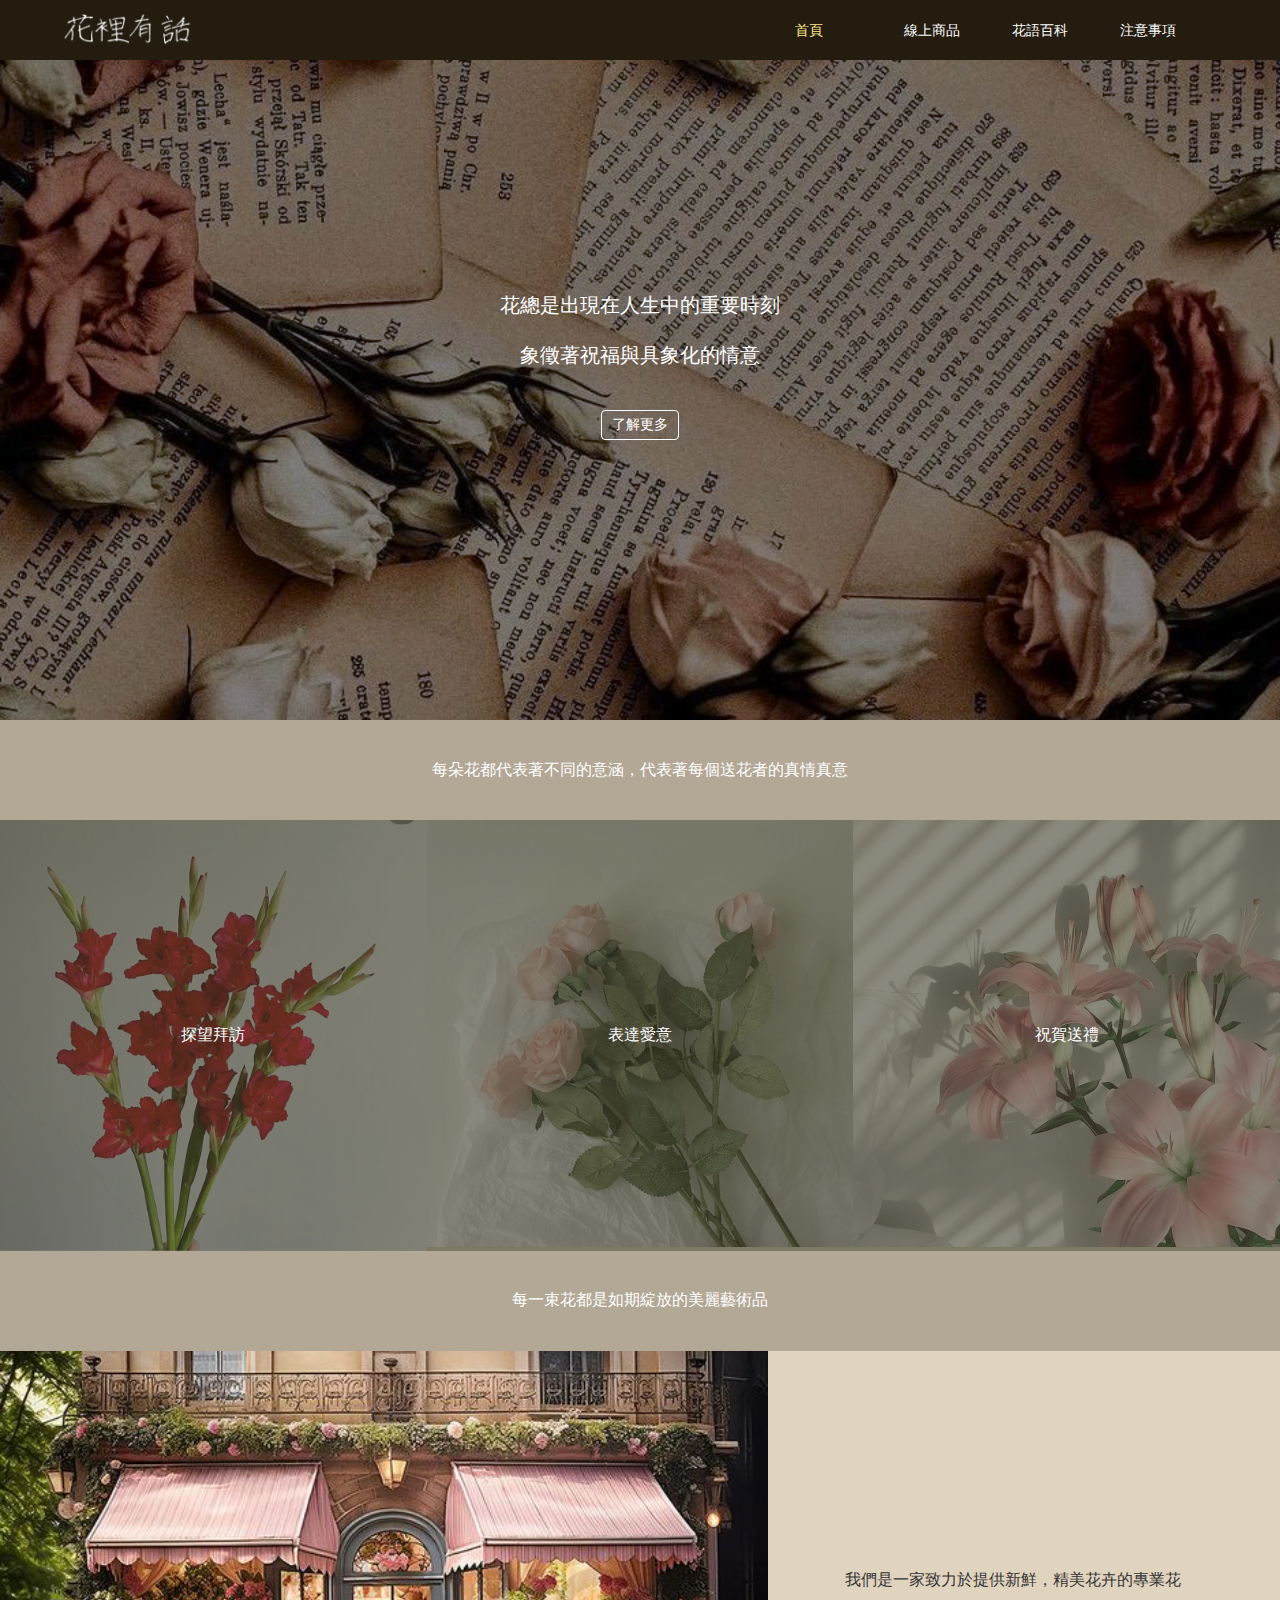
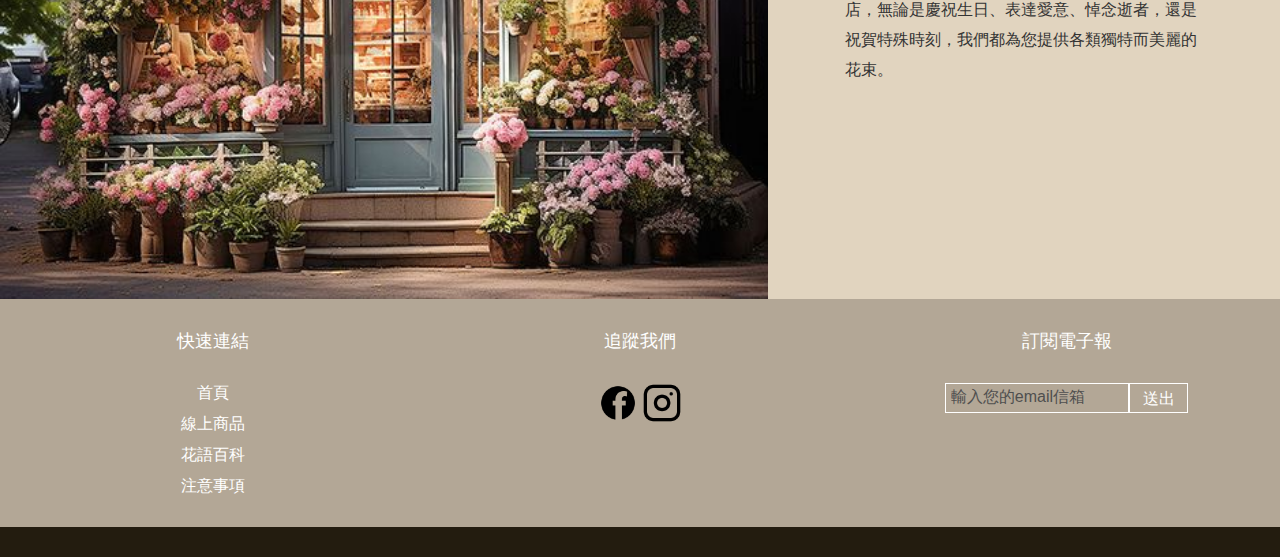
<file: 花店官網/index.html>
<!DOCTYPE html>
<html lang="en">

<head>
    <meta charset="UTF-8">
    <meta name="viewport" content="width=device-width, initial-scale=1.0">
    <title>花裡有話</title>
    <link rel="stylesheet" href="./css/index.css">
</head>

<body>
    <div class="navbar">
        <h1><a href="./index.html">logo</a></h1>
        <div class="navbar-nav">
            <ul>
                <li class="navbar-item"><a href="./index.html" class="active">首頁</a></li>
                <li class="navbar-item"><a href="./shop.html">線上商品</a></li>
                <li class="navbar-item"><a href="./flower.html">花語百科</a></li>
                <li class="navbar-item"><a href="./help.html">注意事項</a></li>
            </ul>
        </div>
        <button class="navbar-menu">&#9776</button>
    </div>
    <div class="nav">
        <ul>
            <li>快速選單 <button class="nav-menu">&#9776</button></li>
            <li class="nav-item"><a href="./index.html" class="active">首頁</a></li>
            <li class="nav-item"><a href="./shop.html">線上商品</a></li>
            <li class="nav-item"><a href="./flower.html">花語百科</a></li>
            <li class="nav-item"><a href="./help.html">注意事項</a></li>
        </ul>
    </div>
    <div class="webmask"></div>
    <div class="banner">
        <p>花總是出現在人生中的重要時刻<br>
            象徵著祝福與具象化的情意</p>
        <a href="#">了解更多</a>
    </div>
    <div class="slogan">
        <p>每朵花都代表著不同的意涵，代表著每個送花者的真情真意</p>
    </div>
    <div class="content">
        <div class="item">
            <img src="./images/content_item1.png" alt="">
            <div class="mask"></div>
            <p>探望拜訪</p>
            <a href="./shop.html">查看商品</a>
        </div>
        <div class="item">
            <img src="./images/content_item2.png" alt="">
            <div class="mask"></div>
            <p>表達愛意</p>
            <a href="./shop.html">查看商品</a>
        </div>
        <div class="item">
            <img src="./images/content_item3.png" alt="">
            <div class="mask"></div>
            <p>祝賀送禮</p>
            <a href="./shop.html">查看商品</a>
        </div>
    </div>
    <div class="slogan">
        <p>每一束花都是如期綻放的美麗藝術品</p>
    </div>
    <div class="shop">
        <div class="pic"><img src="./images/shop.png" alt=""></div>
        <div class="txt">
            <p>我們是一家致力於提供新鮮，精美花卉的專業花店，無論是慶祝生日、表達愛意、悼念逝者，還是祝賀特殊時刻，我們都為您提供各類獨特而美麗的花束。</p>
        </div>
    </div>
    <div class="footer">
        <div class="link">
            <h4>快速連結</h4>
            <a href="./index.html">首頁</a>
            <a href="./shop.html">線上商品</a>
            <a href="./flower.html">花語百科</a>
            <a href="./help.html">注意事項</a>
        </div>
        <div class="follow">
            <h4>追蹤我們</h4>
            <a href="#"><img src="./images/facebook.png" alt=""></a>
            <a href="#"><img src="./images/instagram.png" alt=""></a>
        </div>
        <div class="subscription">
            <h4>訂閱電子報</h4>
            <div class="input-box">
                <input type="text" placeholder="輸入您的email信箱">
                <button>送出</button>
            </div>
        </div>
    </div>
    <div class="bottom"></div>

    <script src="./js/index.js"></script>
</body>

</html>
</file>
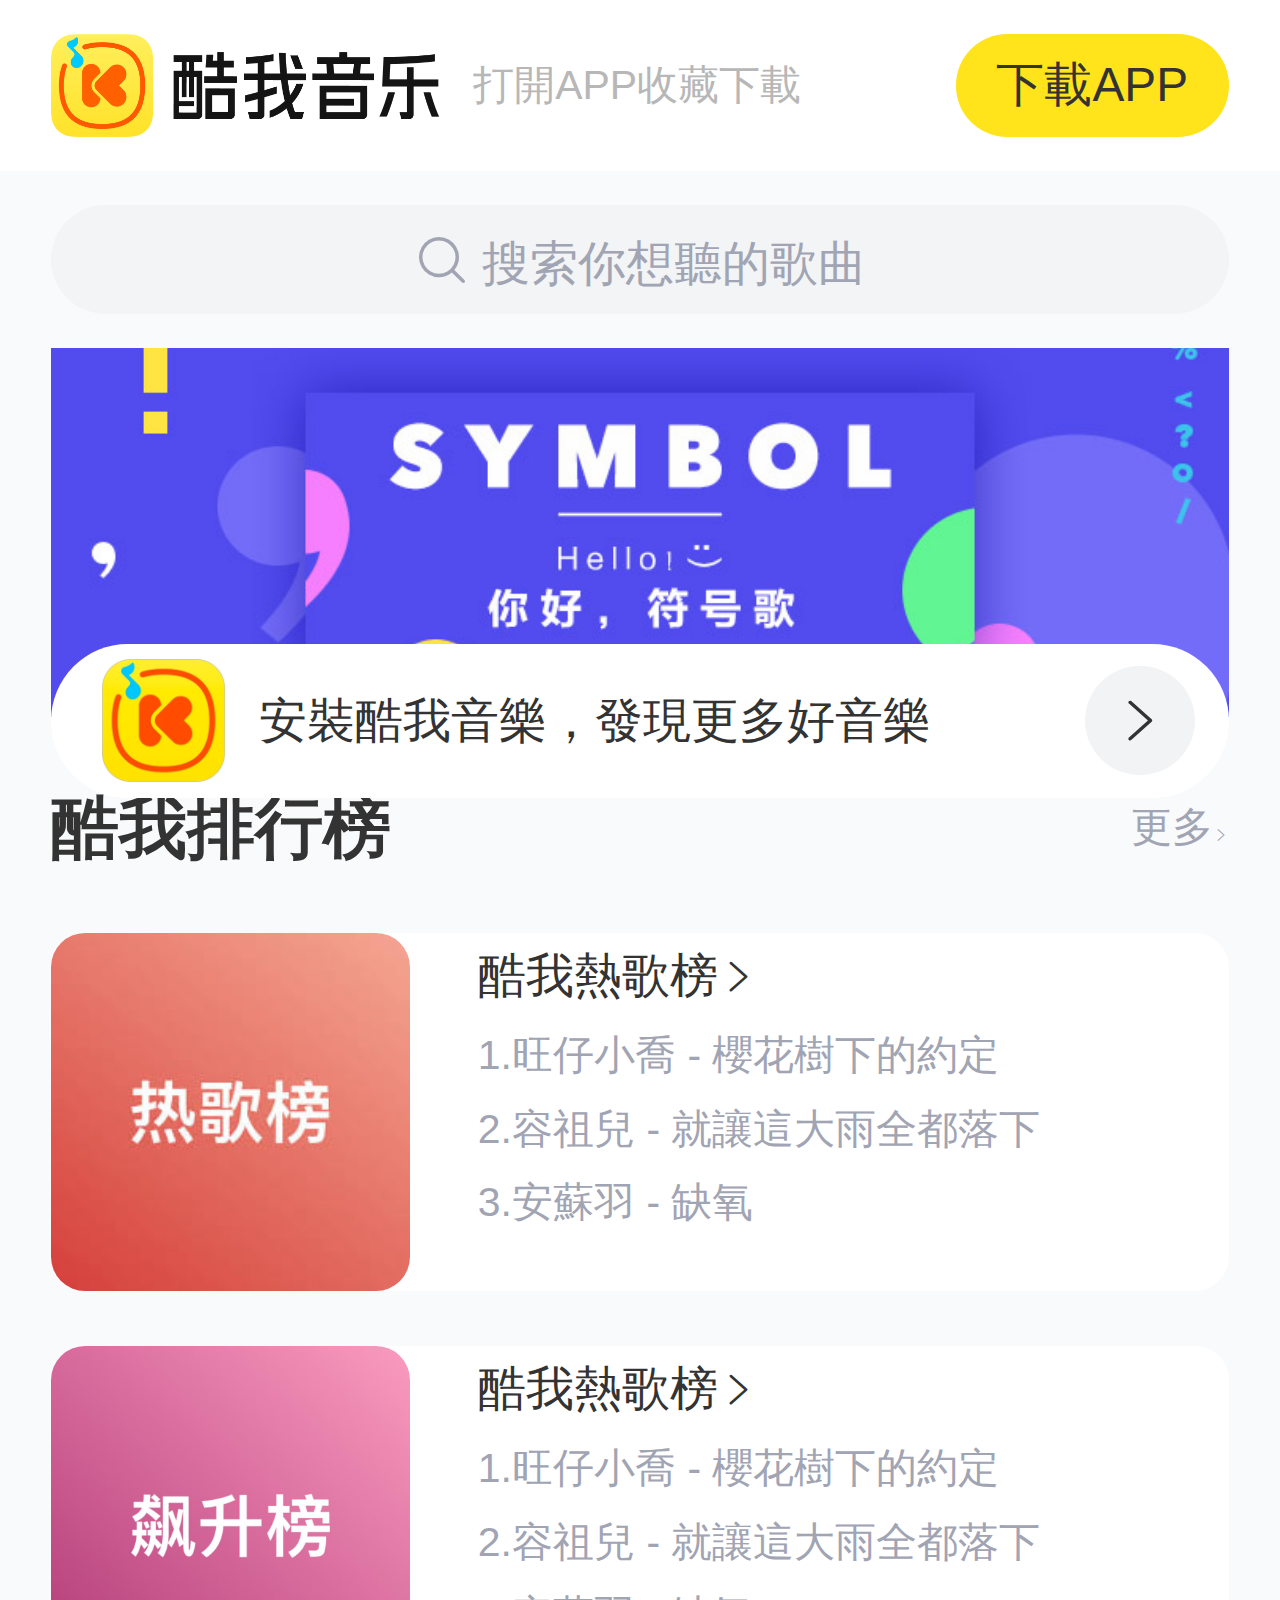
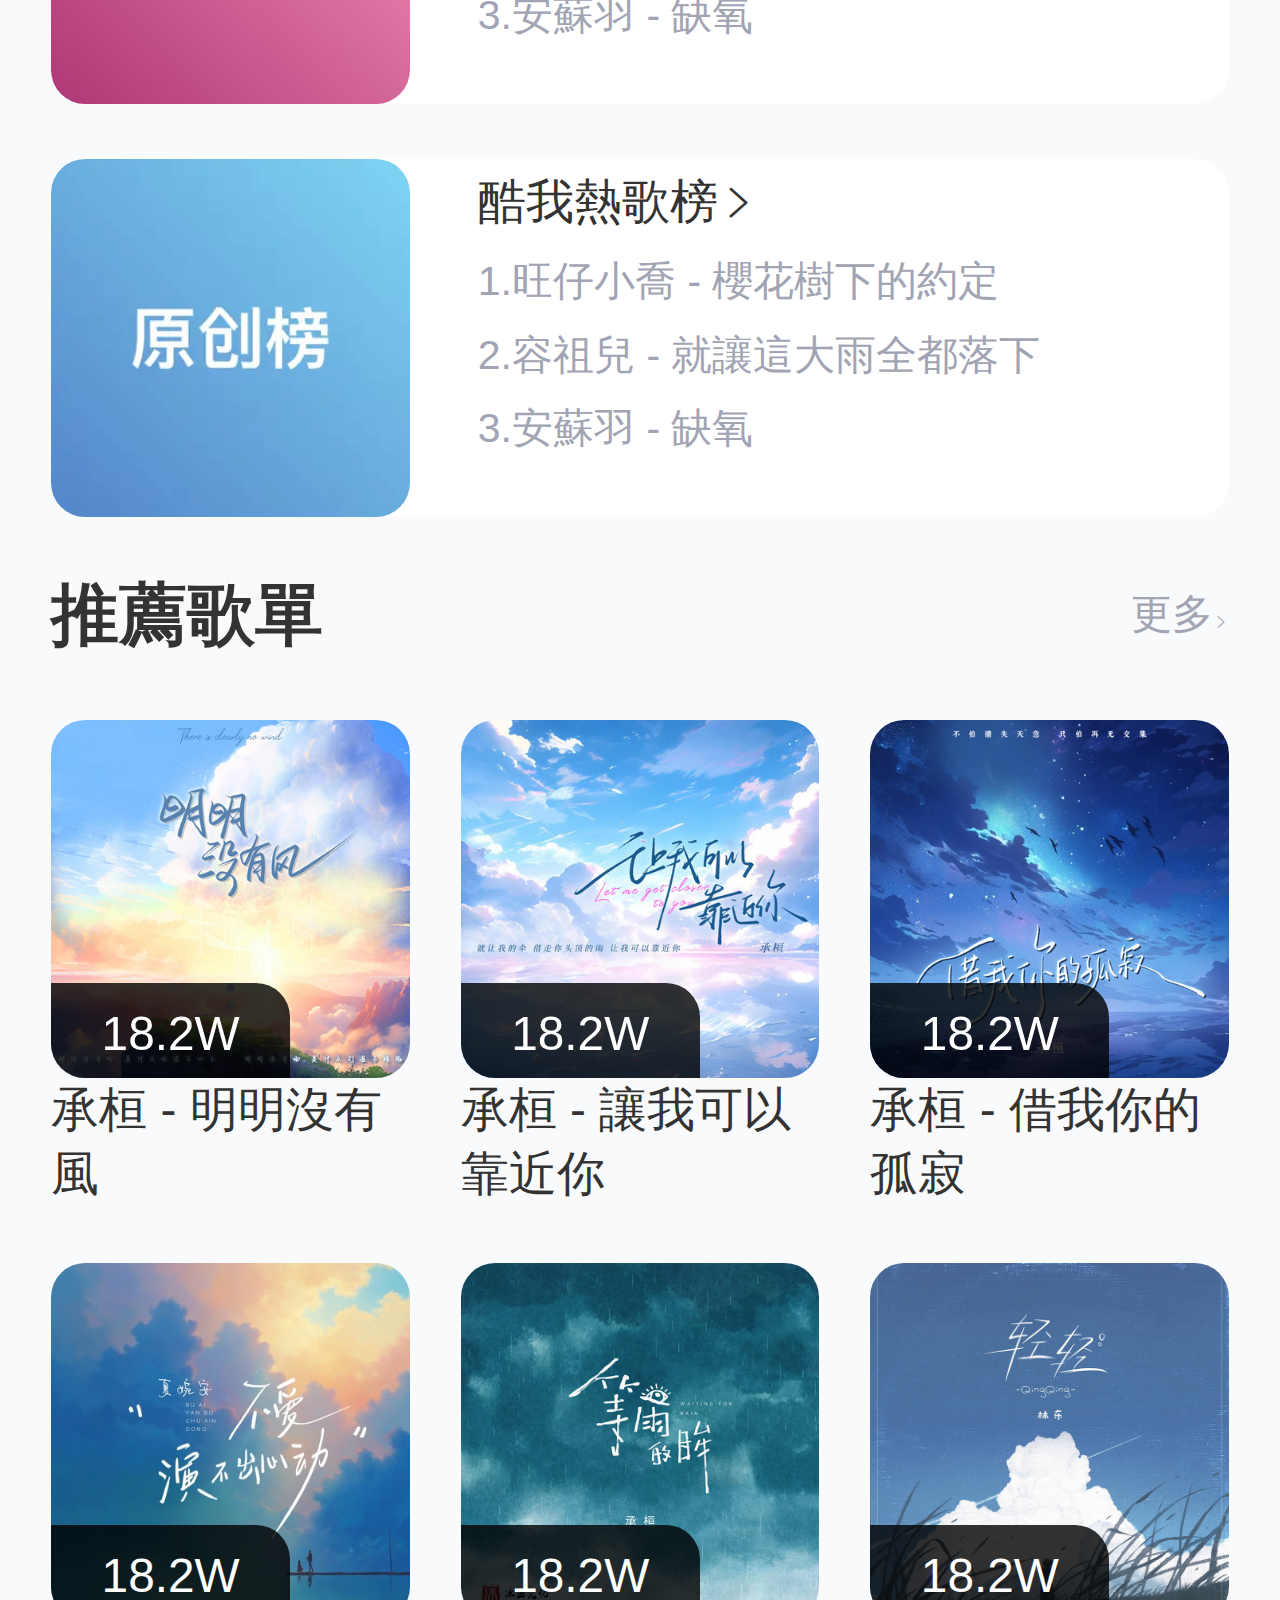
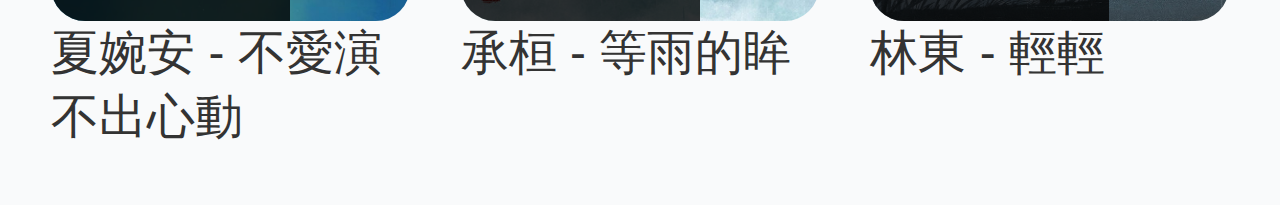
<file: 酷我音樂/index.html>
<!DOCTYPE html>
<html lang="en">
<head>
    <meta charset="UTF-8">
    <meta name="viewport" content="width=device-width, initial-scale=1.0">
    <title>酷我音樂</title>
    <link rel="stylesheet" href="./css/index.css">
    <link rel="stylesheet" href="./iconfont/iconfont.css">
</head>
<body>
    <!-- 頭部 -->
    <header>
        <div class="left">
            <img src="../酷我音樂/assets/logo.png" alt="">
            <p>打開APP收藏下載</p>
        </div>
        <a href="#">下載APP</a>
    </header>

    <!-- 搜索 -->
    <div class="search">
         <div class="txt">
                    <!-- 點下去的效果是切換頁面，之後在別的頁面輸入，所以這裡不用input -->
            <span class="iconfont icon-search"></span>
            <span>搜索你想聽的歌曲</span>
         </div>
    </div>

    <!-- banner -->
    <div class="banner">
        <ul>
            <li>
                <a href="#"><img src="./assets/banner.jpg" alt=""></a>
            </li>
        </ul>
    </div>

    <!-- 排行榜 -->
    <div class="list">

        <!-- 標題 -->
        <div class="title">
            <h4>酷我排行榜</h4>
            <a href="#">更多<span class="iconfont icon-arrow-right"></span></a>
        </div>

        <!-- 內容 -->
        <div class="content">
            <ul>
                <li>
                    <div class="pic">
                        <img src="./assets/hot1.jpg" alt="">
                    </div>
                    <div class="txt">
                        <a href="#" class="more">酷我熱歌榜<span class="iconfont icon-arrow-right"></span></a>
                        <a href="#">1.旺仔小喬 - 櫻花樹下的約定</a>
                        <a href="#">2.容祖兒 - 就讓這大雨全都落下</a>
                        <a href="#">3.安蘇羽 - 缺氧</a>
                    </div>
                </li>
                <li>
                    <div class="pic">
                        <img src="./assets/hot2.jpg" alt="">
                    </div>
                    <div class="txt">
                        <a href="#" class="more">酷我熱歌榜<span class="iconfont icon-arrow-right"></span></a>
                        <a href="#">1.旺仔小喬 - 櫻花樹下的約定</a>
                        <a href="#">2.容祖兒 - 就讓這大雨全都落下</a>
                        <a href="#">3.安蘇羽 - 缺氧</a>
                    </div>
                </li>
                <li>
                    <div class="pic">
                        <img src="./assets/hot3.png" alt="">
                    </div>
                    <div class="txt">
                        <a href="#" class="more">酷我熱歌榜<span class="iconfont icon-arrow-right"></span></a>
                        <a href="#">1.旺仔小喬 - 櫻花樹下的約定</a>
                        <a href="#">2.容祖兒 - 就讓這大雨全都落下</a>
                        <a href="#">3.安蘇羽 - 缺氧</a>
                    </div>
                </li>
            </ul>
        </div>
    </div>

    <!-- 推薦歌單 -->
     <div class="recommend">

        <!-- 標題 -->
        <div class="title">
            <h4>推薦歌單</h4>
            <a href="#">更多<span class="iconfont icon-arrow-right"></span></a>
        </div>

        <!-- 內容 -->
         <div class="content">
            <ul>
                <li>
                    <div class="pic">
                        <img src="./assets/song1.jpg" alt="">
                        <span>18.2W</span>
                    </div>
                    <div class="txt">
                        <p>承桓 - 明明沒有風</p>
                    </div>
                </li>
                <li>
                    <div class="pic">
                        <img src="./assets/song2.jpg" alt="">
                        <span>18.2W</span>
                    </div>
                    <div class="txt">
                        <p>承桓 - 讓我可以靠近你</p>
                    </div>
                </li>
                <li>
                    <div class="pic">
                        <img src="./assets/song3.jpg" alt="">
                        <span>18.2W</span>
                    </div>
                    <div class="txt">
                        <p>承桓 - 借我你的孤寂</p>
                    </div>
                </li>
                <li>
                    <div class="pic">
                        <img src="./assets/song4.jpg" alt="">
                        <span>18.2W</span>
                    </div>
                    <div class="txt">
                        <p>夏婉安 - 不愛演不出心動</p>
                    </div>
                </li>
                <li>
                    <div class="pic">
                        <img src="./assets/song5.jpg" alt="">
                        <span>18.2W</span>
                    </div>
                    <div class="txt">
                        <p>承桓 - 等雨的眸</p>
                    </div>
                </li>
                <li>
                    <div class="pic">
                        <img src="./assets/song6.jpg" alt="">
                        <span>18.2W</span>
                    </div>
                    <div class="txt">
                        <p>林東 - 輕輕</p>
                    </div>
                </li>
            </ul>
         </div>
     </div>

     <!-- 下載區域 -->
      <div class="download">
        <!-- 圖片 -->
         <img src="./assets/download.png" alt="">
        <!-- 文字 -->
         <p>安裝酷我音樂，發現更多好音樂</p>
        <!-- 箭頭 -->
         <span class="iconfont icon-arrow-right"></span>
      </div>
</body>
</html>
</file>
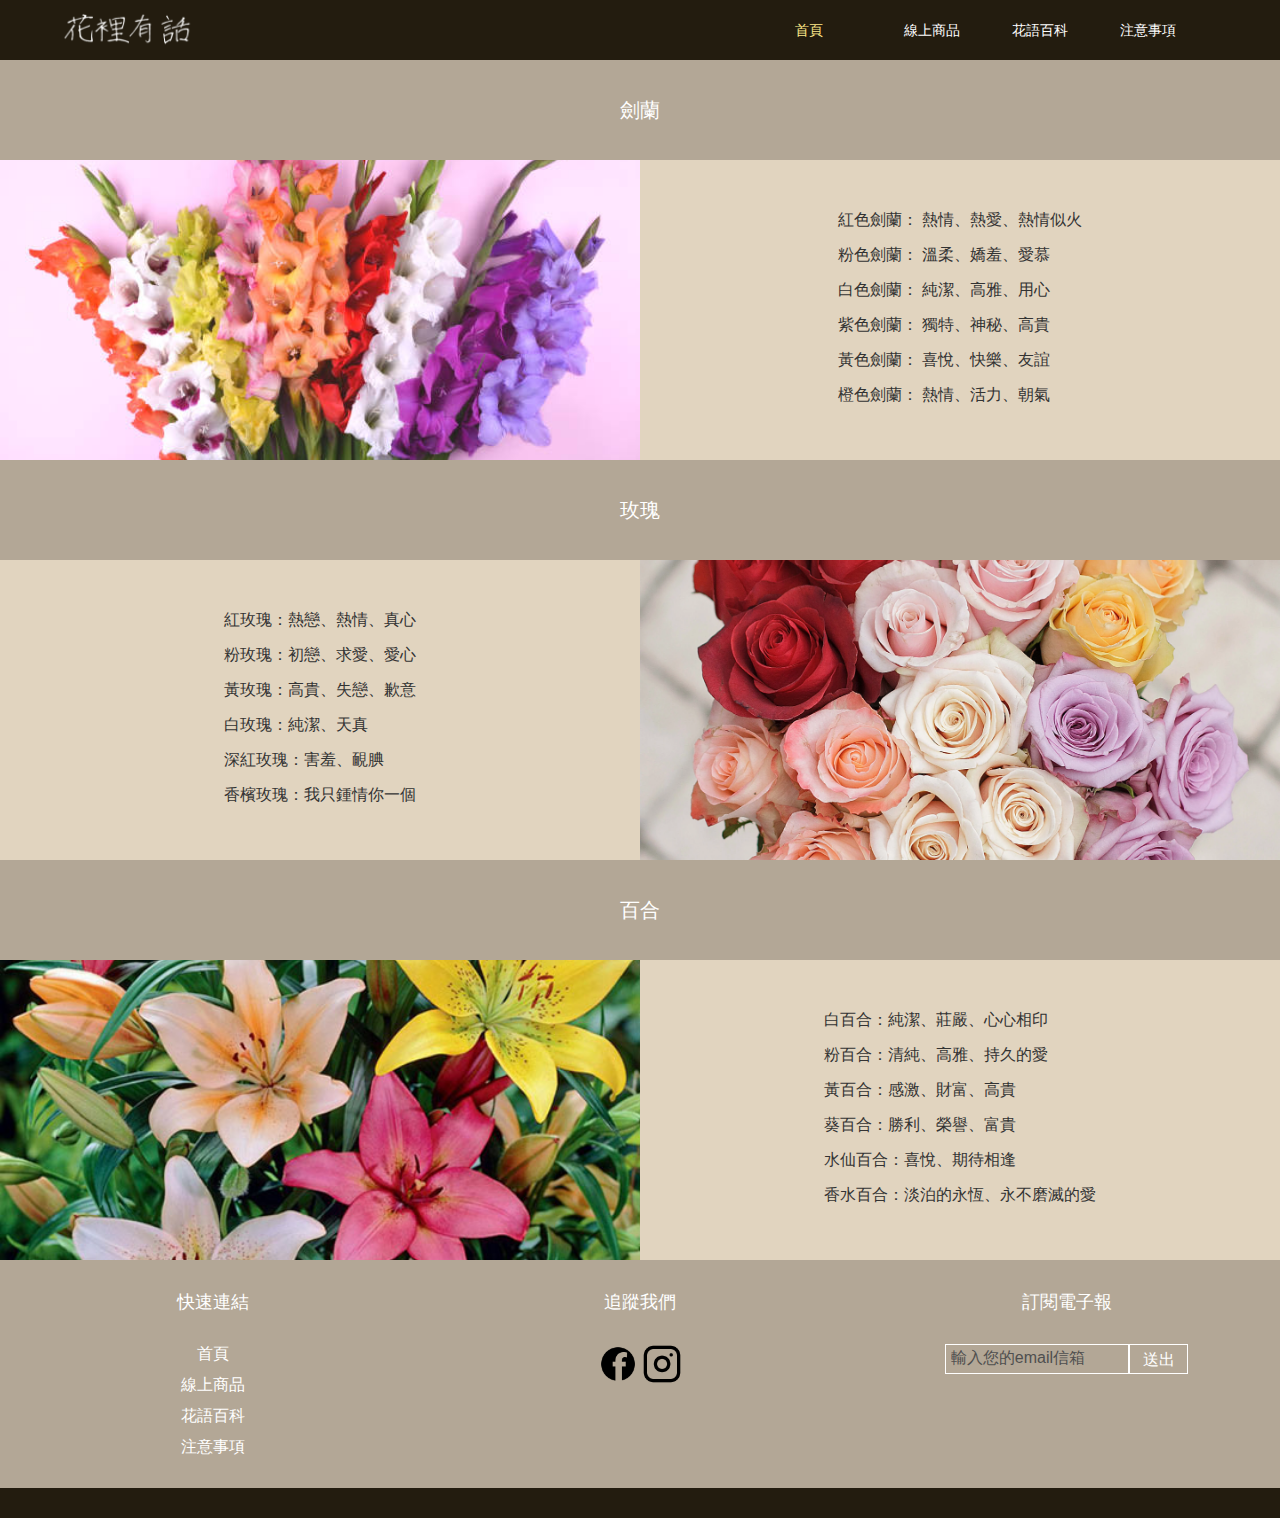
<file: 花店官網/flower.html>
<!DOCTYPE html>
<html lang="en">

<head>
    <meta charset="UTF-8">
    <meta name="viewport" content="width=device-width, initial-scale=1.0">
    <title>花語百科</title>
    <link rel="stylesheet" href="./css/flower.css">
</head>

<body>
    <div class="navbar">
        <h1><a href="./index.html">logo</a></h1>
        <div class="navbar-nav">
            <ul>
                <li class="navbar-item"><a href="./index.html" class="active">首頁</a></li>
                <li class="navbar-item"><a href="./shop.html">線上商品</a></li>
                <li class="navbar-item"><a href="./flower.html">花語百科</a></li>
                <li class="navbar-item"><a href="./help.html">注意事項</a></li>
            </ul>
        </div>
        <button class="navbar-menu">&#9776</button>
    </div>
    <div class="nav">
        <ul>
            <li>快速選單 <button class="nav-menu">&#9776</button></li>
            <li class="nav-item"><a href="./index.html" class="active">首頁</a></li>
            <li class="nav-item"><a href="./shop.html">線上商品</a></li>
            <li class="nav-item"><a href="./flower.html">花語百科</a></li>
            <li class="nav-item"><a href="./help.html">注意事項</a></li>
        </ul>
    </div>
    <div class="webmask"></div>

    <div class="title mt">
        <h3>劍蘭</h3>
    </div>
    <div class="content">
        <div class="pic"><img src="./images/flower1.png" alt=""></div>
        <div class="txt">
            <ul>
                <li>紅色劍蘭： 熱情、熱愛、熱情似火</li>
                <li>粉色劍蘭： 溫柔、嬌羞、愛慕</li>
                <li>白色劍蘭： 純潔、高雅、用心</li>
                <li>紫色劍蘭： 獨特、神秘、高貴</li>
                <li>黃色劍蘭： 喜悅、快樂、友誼</li>
                <li>橙色劍蘭： 熱情、活力、朝氣</li>
            </ul>
        </div>
    </div>


    <div class="title">
        <h3>玫瑰</h3>
    </div>
    <div class="content mirror">
        <div class="pic"><img src="./images/flower2.png" alt=""></div>
        <div class="txt">
            <ul>
                <li>紅玫瑰：熱戀、熱情、真心</li>
                <li>粉玫瑰：初戀、求愛、愛心</li>
                <li>黃玫瑰：高貴、失戀、歉意</li>
                <li>白玫瑰：純潔、天真</li>
                <li>深紅玫瑰：害羞、靦腆</li>
                <li>香檳玫瑰：我只鍾情你一個</li>
            </ul>
        </div>
    </div>


    <div class="title">
        <h3>百合</h3>
    </div>
    <div class="content">
        <div class="pic"><img src="./images/flower3.png" alt=""></div>
        <div class="txt">
            <ul>
                <li>白百合：純潔、莊嚴、心心相印</li>
                <li>粉百合：清純、高雅、持久的愛</li>
                <li>黃百合：感激、財富、高貴</li>
                <li>葵百合：勝利、榮譽、富貴</li>
                <li>水仙百合：喜悅、期待相逢</li>
                <li>香水百合：淡泊的永恆、永不磨滅的愛</li>
            </ul>
        </div>
    </div>

    <div class="footer">
        <div class="link">
            <h4>快速連結</h4>
            <a href="./index.html">首頁</a>
            <a href="./shop.html">線上商品</a>
            <a href="./flower.html">花語百科</a>
            <a href="./help.html">注意事項</a>
        </div>
        <div class="follow">
            <h4>追蹤我們</h4>
            <a href="#"><img src="./images/facebook.png" alt=""></a>
            <a href="#"><img src="./images/instagram.png" alt=""></a>
        </div>
        <div class="subscription">
            <h4>訂閱電子報</h4>
            <div class="input-box">
                <input type="text" placeholder="輸入您的email信箱">
                <button>送出</button>
            </div>
        </div>
    </div>
    <div class="bottom"></div>

    <script src="./js/index.js"></script>
</body>

</html>
</file>
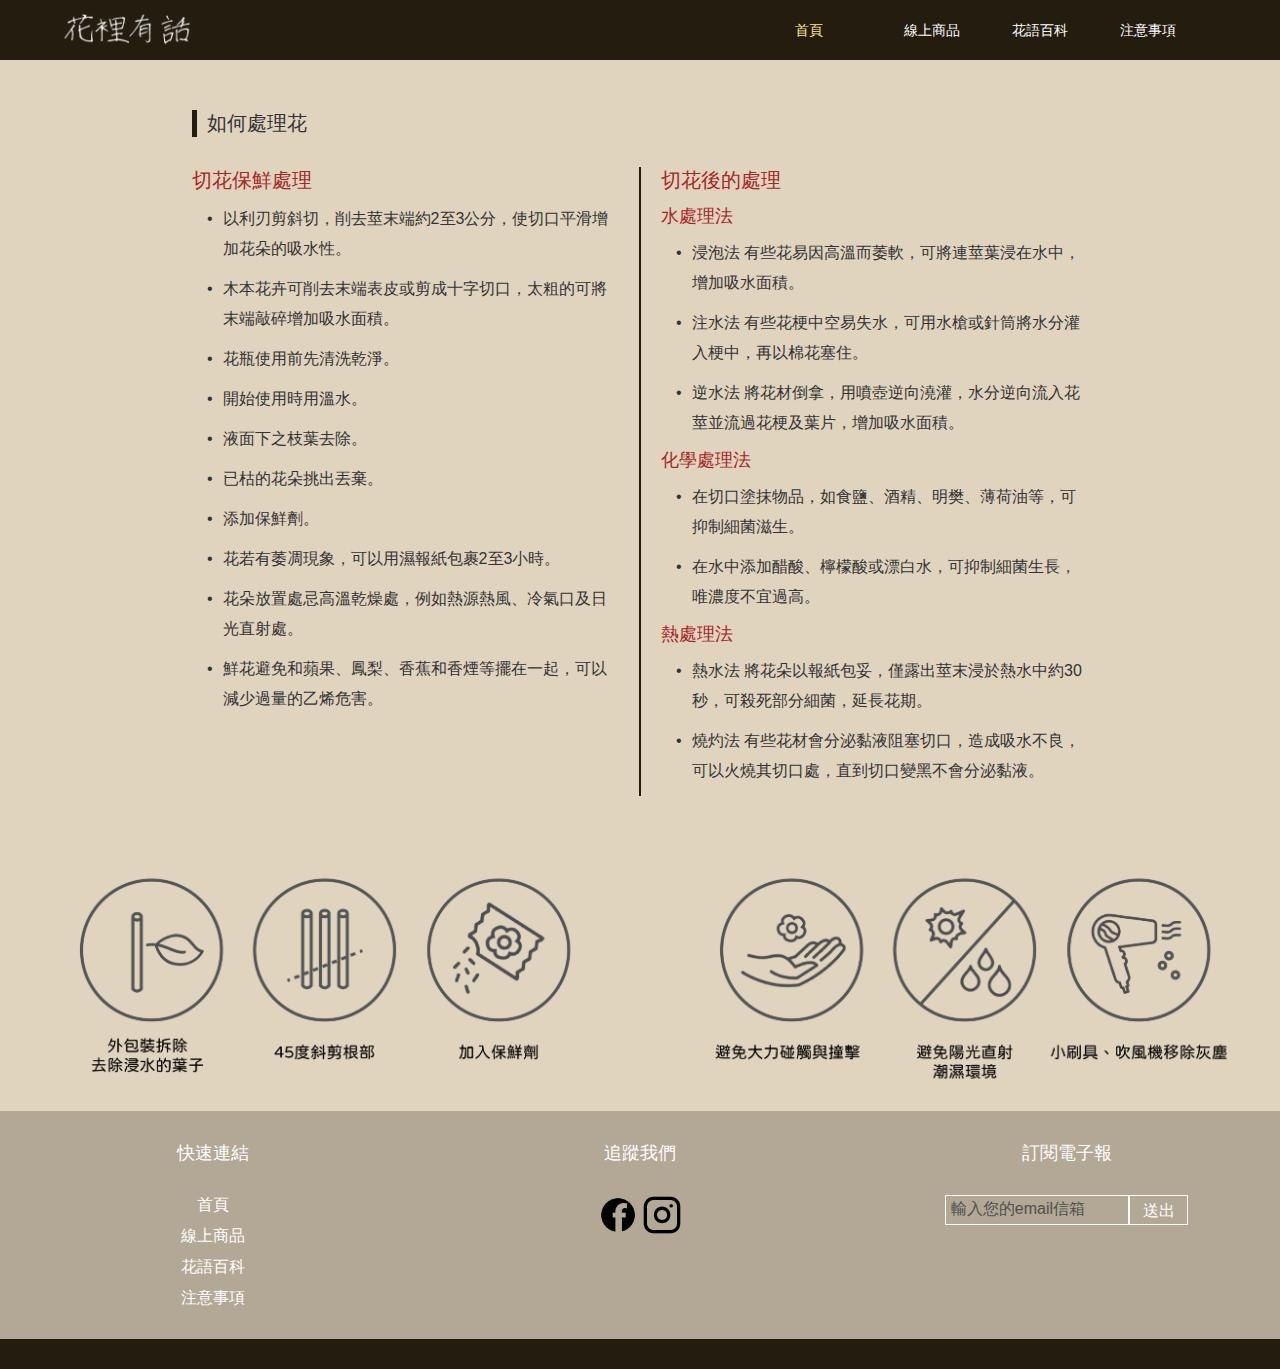
<file: 花店官網/help.html>
<!DOCTYPE html>
<html lang="en">

<head>
    <meta charset="UTF-8">
    <meta name="viewport" content="width=device-width, initial-scale=1.0">
    <title>注意事項</title>
    <link rel="stylesheet" href="./css/help.css">
</head>

<body>
    <div class="navbar">
        <h1><a href="./index.html">logo</a></h1>
        <div class="navbar-nav">
            <ul>
                <li class="navbar-item"><a href="./index.html" class="active">首頁</a></li>
                <li class="navbar-item"><a href="./shop.html">線上商品</a></li>
                <li class="navbar-item"><a href="./flower.html">花語百科</a></li>
                <li class="navbar-item"><a href="./help.html">注意事項</a></li>
            </ul>
        </div>
        <button class="navbar-menu">&#9776</button>
    </div>
    <div class="nav">
        <ul>
            <li>快速選單 <button class="nav-menu">&#9776</button></li>
            <li class="nav-item"><a href="./index.html" class="active">首頁</a></li>
            <li class="nav-item"><a href="./shop.html">線上商品</a></li>
            <li class="nav-item"><a href="./flower.html">花語百科</a></li>
            <li class="nav-item"><a href="./help.html">注意事項</a></li>
        </ul>
    </div>
    <div class="webmask"></div>

    <div class="title container">
        <h3>如何處理花</h3>
    </div>
    <div class="content container">
        <div class="before">
            <h4>切花保鮮處理</h4>
            <ul>
                <li>
                    <span>•</span>
                    <p>以利刃剪斜切，削去莖末端約2至3公分，使切口平滑增加花朵的吸水性。</p>
                </li>
                <li>
                    <span>•</span>
                    <p>木本花卉可削去末端表皮或剪成十字切口，太粗的可將末端敲碎增加吸水面積。</p>
                </li>
                <li>
                    <span>•</span>
                    <p>花瓶使用前先清洗乾淨。</p>
                </li>
                <li>
                    <span>•</span>
                    <p>開始使用時用溫水。</p>
                </li>
                <li>
                    <span>•</span>
                    <p>液面下之枝葉去除。</p>
                </li>
                <li>
                    <span>•</span>
                    <p>已枯的花朵挑出丟棄。</p>
                </li>
                <li>
                    <span>•</span>
                    <p>添加保鮮劑。</p>
                </li>
                <li>
                    <span>•</span>
                    <p>花若有萎凋現象，可以用濕報紙包裹2至3小時。</p>
                </li>
                <li>
                    <span>•</span>
                    <p>花朵放置處忌高溫乾燥處，例如熱源熱風、冷氣口及日光直射處。</p>
                </li>
                <li>
                    <span>•</span>
                    <p>鮮花避免和蘋果、鳳梨、香蕉和香煙等擺在一起，可以減少過量的乙烯危害。</p>
                </li>
            </ul>
        </div>
        <div class="line"></div>
        <div class="after">
            <h4>切花後的處理</h4>

            <h5>水處理法</h5>
            <ul>
                <li>
                    <span>•</span>
                    <p>浸泡法 有些花易因高溫而萎軟，可將連莖葉浸在水中，增加吸水面積。</p>
                </li>
                <li>
                    <span>•</span>
                    <p>注水法 有些花梗中空易失水，可用水槍或針筒將水分灌入梗中，再以棉花塞住。</p>
                </li>
                <li>
                    <span>•</span>
                    <p>逆水法 將花材倒拿，用噴壺逆向澆灌，水分逆向流入花莖並流過花梗及葉片，增加吸水面積。</p>
                </li>
            </ul>

            <h5>化學處理法</h5>
            <ul>
                <li>
                    <span>•</span>
                    <p>在切口塗抹物品，如食鹽、酒精、明樊、薄荷油等，可抑制細菌滋生。</p>
                </li>
                <li>
                    <span>•</span>
                    <p>在水中添加醋酸、檸檬酸或漂白水，可抑制細菌生長，唯濃度不宜過高。</p>
                </li>
            </ul>

            <h5>熱處理法</h5>
            <ul>
                <li>
                    <span>•</span>
                    <p>熱水法 將花朵以報紙包妥，僅露出莖末浸於熱水中約30秒，可殺死部分細菌，延長花期。</p>
                </li>
                <li>
                    <span>•</span>
                    <p>燒灼法 有些花材會分泌黏液阻塞切口，造成吸水不良，可以火燒其切口處，直到切口變黑不會分泌黏液。</p>
                </li>
            </ul>
        </div>
    </div>

    <div class="pic">
        <img src="./images/original1.png" alt="">
        <img src="./images/original2.png" alt="">
    </div>

    <div class="footer">
        <div class="link">
            <h4>快速連結</h4>
            <a href="./index.html">首頁</a>
            <a href="./shop.html">線上商品</a>
            <a href="./flower.html">花語百科</a>
            <a href="./help.html">注意事項</a>
        </div>
        <div class="follow">
            <h4>追蹤我們</h4>
            <a href="#"><img src="./images/facebook.png" alt=""></a>
            <a href="#"><img src="./images/instagram.png" alt=""></a>
        </div>
        <div class="subscription">
            <h4>訂閱電子報</h4>
            <div class="input-box">
                <input type="text" placeholder="輸入您的email信箱">
                <button>送出</button>
            </div>
        </div>
    </div>
    <div class="bottom"></div>

    <script src="./js/index.js"></script>
</body>

</html>
</file>
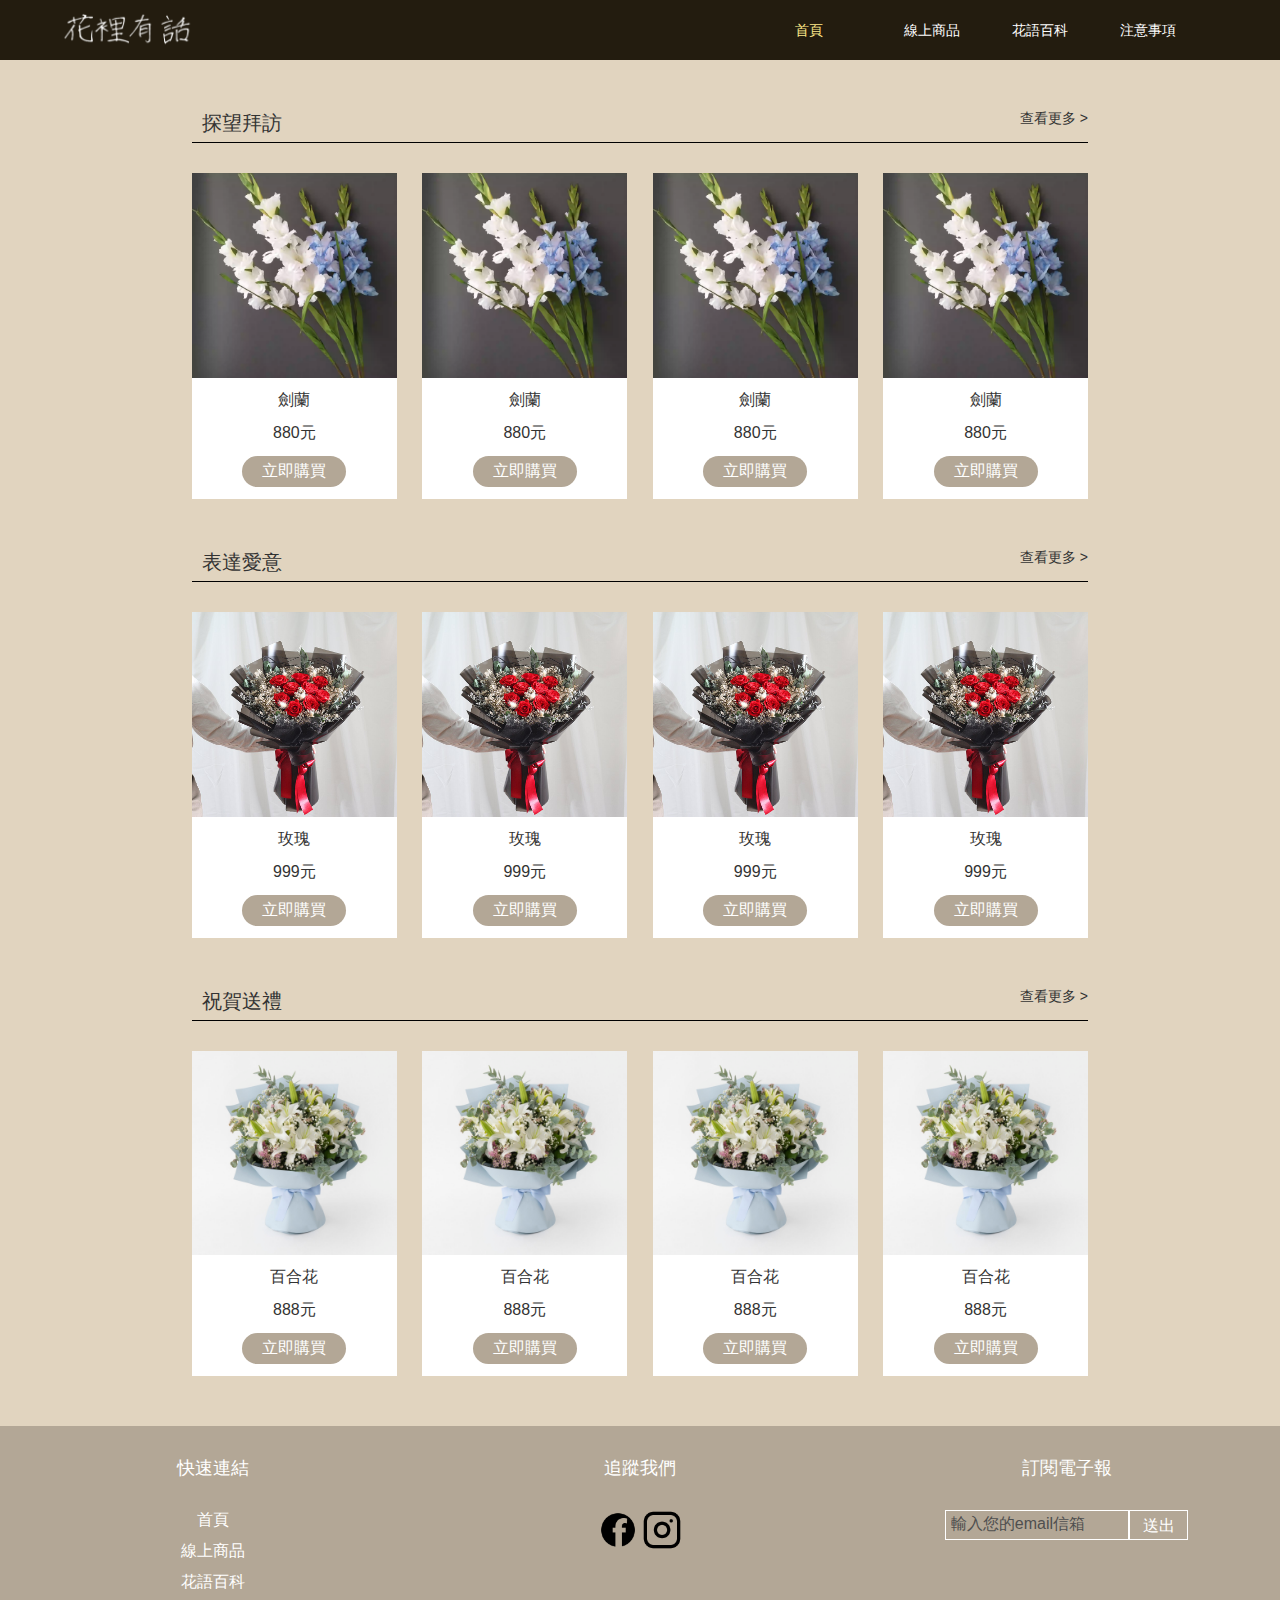
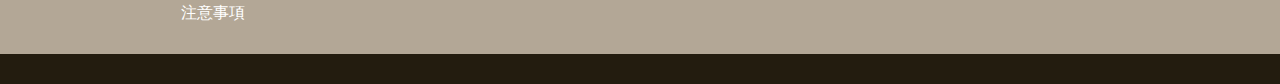
<file: 花店官網/shop.html>
<!DOCTYPE html>
<html lang="en">

<head>
    <meta charset="UTF-8">
    <meta name="viewport" content="width=device-width, initial-scale=1.0">
    <title>線上商品</title>
    <link rel="stylesheet" href="./css/shop.css">
</head>

<body>
    <div class="navbar">
        <h1><a href="./index.html">logo</a></h1>
        <div class="navbar-nav">
            <ul>
                <li class="navbar-item"><a href="./index.html" class="active">首頁</a></li>
                <li class="navbar-item"><a href="./shop.html">線上商品</a></li>
                <li class="navbar-item"><a href="./flower.html">花語百科</a></li>
                <li class="navbar-item"><a href="./help.html">注意事項</a></li>
            </ul>
        </div>
        <button class="navbar-menu">&#9776</button>
    </div>
    <div class="nav">
        <ul>
            <li>快速選單 <button class="nav-menu">&#9776</button></li>
            <li class="nav-item"><a href="./index.html" class="active">首頁</a></li>
            <li class="nav-item"><a href="./shop.html">線上商品</a></li>
            <li class="nav-item"><a href="./flower.html">花語百科</a></li>
            <li class="nav-item"><a href="./help.html">注意事項</a></li>
        </ul>
    </div>
    <div class="webmask"></div>

    <div class="title container mt">
        <h3>探望拜訪</h3>
        <a href="#">查看更多 ></a>
    </div>
    <div class="goods container">
        <ul>
            <li>
                <div class="pic"><img src="./images/goods1.png" alt=""></div>
                <div class="txt">
                    <h4>劍蘭</h4>
                    <p>880元</p>
                    <a href="#">立即購買</a>
                </div>
            </li>
            <li>
                <div class="pic"><img src="./images/goods1.png" alt=""></div>
                <div class="txt">
                    <h4>劍蘭</h4>
                    <p>880元</p>
                    <a href="#">立即購買</a>
                </div>
            </li>
            <li>
                <div class="pic"><img src="./images/goods1.png" alt=""></div>
                <div class="txt">
                    <h4>劍蘭</h4>
                    <p>880元</p>
                    <a href="#">立即購買</a>
                </div>
            </li>
            <li>
                <div class="pic"><img src="./images/goods1.png" alt=""></div>
                <div class="txt">
                    <h4>劍蘭</h4>
                    <p>880元</p>
                    <a href="#">立即購買</a>
                </div>
            </li>
        </ul>
    </div>

    <div class="title container">
        <h3>表達愛意</h3>
        <a href="#">查看更多 ></a>
    </div>
    <div class="goods container">
        <ul>
            <li>
                <div class="pic"><img src="./images/goods2.png" alt=""></div>
                <div class="txt">
                    <h4>玫瑰</h4>
                    <p>999元</p>
                    <a href="#">立即購買</a>
                </div>
            </li>
            <li>
                <div class="pic"><img src="./images/goods2.png" alt=""></div>
                <div class="txt">
                    <h4>玫瑰</h4>
                    <p>999元</p>
                    <a href="#">立即購買</a>
                </div>
            </li>
            <li>
                <div class="pic"><img src="./images/goods2.png" alt=""></div>
                <div class="txt">
                    <h4>玫瑰</h4>
                    <p>999元</p>
                    <a href="#">立即購買</a>
                </div>
            </li>
            <li>
                <div class="pic"><img src="./images/goods2.png" alt=""></div>
                <div class="txt">
                    <h4>玫瑰</h4>
                    <p>999元</p>
                    <a href="#">立即購買</a>
                </div>
            </li>
        </ul>
    </div>

    <div class="title container">
        <h3>祝賀送禮</h3>
        <a href="#">查看更多 ></a>
    </div>
    <div class="goods container">
        <ul>
            <li>
                <div class="pic"><img src="./images/goods3.png" alt=""></div>
                <div class="txt">
                    <h4>百合花</h4>
                    <p>888元</p>
                    <a href="#">立即購買</a>
                </div>
            </li>
            <li>
                <div class="pic"><img src="./images/goods3.png" alt=""></div>
                <div class="txt">
                    <h4>百合花</h4>
                    <p>888元</p>
                    <a href="#">立即購買</a>
                </div>
            </li>
            <li>
                <div class="pic"><img src="./images/goods3.png" alt=""></div>
                <div class="txt">
                    <h4>百合花</h4>
                    <p>888元</p>
                    <a href="#">立即購買</a>
                </div>
            </li>
            <li>
                <div class="pic"><img src="./images/goods3.png" alt=""></div>
                <div class="txt">
                    <h4>百合花</h4>
                    <p>888元</p>
                    <a href="#">立即購買</a>
                </div>
            </li>
        </ul>
    </div>

    <div class="footer">
        <div class="link">
            <h4>快速連結</h4>
            <a href="./index.html">首頁</a>
            <a href="./shop.html">線上商品</a>
            <a href="./flower.html">花語百科</a>
            <a href="./help.html">注意事項</a>
        </div>
        <div class="follow">
            <h4>追蹤我們</h4>
            <a href="#"><img src="./images/facebook.png" alt=""></a>
            <a href="#"><img src="./images/instagram.png" alt=""></a>
        </div>
        <div class="subscription">
            <h4>訂閱電子報</h4>
            <div class="input-box">
                <input type="text" placeholder="輸入您的email信箱">
                <button>送出</button>
            </div>
        </div>
    </div>
    <div class="bottom"></div>

    <script src="./js/index.js"></script>
</body>

</html>
</file>
<file: 花店官網/css/index.css>
*,
::after,
::before {
  box-sizing: border-box;
}
*,
body,
ul,
p,
h1,
h2,
h3,
h4,
h5,
h6 {
  margin: 0;
  padding: 0;
}
body {
  font-family: -apple-system, BlinkMacSystemFont, PingFangSC-Regular, "PingFang SC", "Microsoft YaHei", "Helvetice Neue", Helvetica, Arial, sans-serif;
  font-size: 14px;
  color: #333;
}
body {
  background-color: #e1d4bf;
}
img {
  vertical-align: bottom;
}
ul {
  list-style-type: none;
}
a {
  color: #333;
  text-decoration: none;
  -webkit-tap-highlight-color: rgba(0, 0, 0, 0);
}
.navbar {
  display: flex;
  position: fixed;
  top: 0;
  justify-content: space-between;
  padding: 0 4vw;
  width: 100%;
  height: 60px;
  background-color: #231c0f;
  z-index: 1;
}
.navbar h1 a {
  display: block;
  width: 150px;
  height: 60px;
  line-height: 60px;
  font-size: 0;
  background: url(../images/logo.png) no-repeat center / contain;
}
.navbar .navbar-nav ul {
  display: flex;
  height: 60px;
  line-height: 60px;
}
.navbar .navbar-nav ul li {
  margin-right: 3vw;
  width: 70px;
}
.navbar .navbar-nav ul li a {
  color: #fff;
  padding-bottom: 5px;
}
.navbar .navbar-nav ul li a:hover {
  color: #ffea8a;
}
.navbar .navbar-nav ul li .active {
  color: #ffea8a;
}
.navbar .navbar-menu {
  display: none;
  margin-top: 5px;
  width: 50px;
  height: 50px;
  font-size: 24px;
  color: #fff;
  border: 0;
  background-color: transparent;
}
.footer {
  display: flex;
  text-align: center;
  background-color: #b3a796;
  padding-bottom: 20px;
}
.footer div {
  width: 33.33333333vw;
}
.footer div h4 {
  color: #fff;
  margin: 30px 0;
  font-size: clamp(16px, 3vw, 18px);
  font-weight: 400;
}
.footer .link {
  display: flex;
  flex-direction: column;
  align-items: center;
}
.footer .link a {
  margin-bottom: 10px;
  font-size: clamp(12px, 3vw, 16px);
  color: #fff;
}
.footer .follow a {
  display: inline-block;
  height: 40px;
  width: 40px;
}
.footer .follow img {
  width: 100%;
}
.footer .subscription .input-box {
  display: flex;
  justify-content: center;
}
.footer .subscription .input-box input,
.footer .subscription .input-box button {
  background-color: transparent;
  outline: none;
  height: 30px;
  line-height: 30px;
  border: 1px solid #ffffff;
}
.footer .subscription .input-box input {
  padding-left: 5px;
}
.footer .subscription .input-box input::placeholder {
  color: #4f4f4f;
  font-size: clamp(12px, 3vw, 16px);
}
.footer .subscription .input-box button {
  color: #fff;
  min-width: 50px;
  padding: 0 1vw ;
  font-size: clamp(12px, 3vw, 16px);
}
.footer .subscription .input-box button:active {
  background-color: #fff;
  color: #333;
}
.bottom {
  height: 30px;
  background-color: #231c0f;
}
.nav {
  position: fixed;
  left: 0;
  top: -450px;
  width: 100%;
  background-color: #e1d4bf;
  box-shadow: 0 3px 10px 2px rgba(0, 0, 0, 0.5);
  z-index: 2;
  transition: all 0.5s;
}
.nav li {
  text-align: center;
  height: 80px;
  line-height: 80px;
}
.nav li:first-child {
  font-size: 18px;
  background-color: #b3a796;
}
.nav li .nav-menu {
  position: absolute;
  right: 20px;
  top: 15px;
  width: 50px;
  height: 50px;
  font-size: 24px;
  color: #000;
  border: 0;
  background-color: transparent;
  cursor: pointer;
}
.webmask {
  display: none;
  position: fixed;
  top: 0;
  background-color: rgba(0, 0, 0, 0.3);
  width: 100vw;
  height: 100vh;
  z-index: 1;
}
@media (max-width: 576px) {
  .navbar .navbar-menu {
    display: block;
    cursor: pointer;
  }
  .navbar .navbar-nav {
    display: none;
  }
  .footer {
    flex-wrap: wrap;
  }
  .footer div {
    width: 50%;
  }
  .footer div:last-child {
    width: 100vw;
    padding-bottom: 20px;
  }
}
.banner {
  display: flex;
  flex-direction: column;
  justify-content: center;
  align-items: center;
  width: 100%;
  height: 80vh;
  background: url(../images/banner.png) no-repeat center / cover fixed;
}
.banner p {
  margin-bottom: 30px;
  color: #fff;
  font-size: clamp(18px, 3vw, 20px);
  line-height: 50px;
  text-align: center;
}
.banner a {
  padding: 5px 10px;
  color: #fff;
  border: 1px solid #fff;
  border-radius: 4px;
  font-size: clamp(12px, 3vw, 14px);
  transition: all 0.5s;
}
.banner a:hover {
  background-color: #fff;
  color: #333;
}
.slogan {
  display: flex;
  flex-direction: column;
  justify-content: center;
  align-items: center;
  width: 100%;
  height: 100px;
  color: #fff;
  font-size: clamp(12px, 3vw, 16px);
  background-color: #b3a796;
}
.content {
  display: flex;
}
.content .item {
  position: relative;
  width: 33.33333333vw;
  overflow: hidden;
}
.content .item img {
  width: 100%;
  transform-origin: center;
  transition: all 0.5s;
}
.content .item p {
  position: absolute;
  left: 50%;
  top: 50%;
  transform: translate(-50%, -50%);
  font-size: clamp(14px, 3vw, 16px);
  color: #fff;
  transition: all 1s;
}
.content .item a {
  position: absolute;
  padding: 5px 10px;
  left: 50%;
  top: 70%;
  transform: translate(-50%);
  font-size: clamp(10px, 3vw, 12px);
  color: #fff;
  border: 1px solid #fff;
  border-radius: 4px;
  opacity: 0;
  transition: all 0.5s;
}
.content .item a:hover {
  color: #333;
  background-color: #fff;
}
.content .item .mask {
  position: absolute;
  left: 0;
  top: 0;
  height: 100%;
  width: 100%;
  opacity: 0.6;
  background-color: #3b3b28;
  transition: all 0.5s;
}
.shop {
  display: flex;
}
.shop .pic {
  width: 60vw;
}
.shop .pic img {
  width: 100%;
}
.shop .txt {
  display: flex;
  flex-direction: column;
  justify-content: center;
  padding: 0 6vw;
  width: 40vw;
  background-color: #e1d4bf;
}
.shop .txt p {
  line-height: 30px;
  font-size: clamp(12px, 3vw, 16px);
}
@media (max-width: 576px) {
  .content {
    flex-wrap: wrap;
  }
  .content .item {
    width: 100vw;
    height: 200px;
  }
  .content .item img {
    height: 100%;
    object-fit: cover;
  }
  .content .item p {
    top: 45%;
  }
  .content .item a {
    opacity: 1;
    top: 60%;
  }
  .shop {
    flex-wrap: wrap;
  }
  .shop .pic {
    width: 100%;
  }
  .shop .txt {
    padding: 1vw 6vw;
    width: 100%;
  }
}
@media (any-hover: hover) {
  .content .item:hover img {
    transform: scale(1.2);
  }
  .content .item:hover p {
    top: 45%;
  }
  .content .item:hover a {
    top: 60%;
    opacity: 1;
  }
  .content .item:hover .mask {
    background-color: #1b1b12;
    opacity: 0.8;
  }
}
</file>
<file: 酷我音樂/css/index.css>
*,
::after,
::before {
  box-sizing: border-box;
}
*,
body,
ul,
p,
h1,
h2,
h3,
h4,
h5,
h6 {
  margin: 0;
  padding: 0;
}
body {
  font-family: -apple-system, BlinkMacSystemFont, PingFangSC-Regular, "PingFang SC", "Microsoft YaHei", "Helvetice Neue", Helvetica, Arial, sans-serif;
  font-size: 14px;
  color: #333;
}
img {
  vertical-align: bottom;
}
ul {
  list-style-type: none;
}
a {
  color: #333;
  text-decoration: none;
  -webkit-tap-highlight-color: rgba(0, 0, 0, 0);
}
body {
  background-color: #f9fafb;
}
header {
  position: fixed;
  left: 0;
  top: 0;
  display: flex;
  justify-content: space-between;
  align-items: center;
  padding: 0 4vw;
  height: 13.33333333vw;
  width: 100%;
  background-color: #fff;
}
header .left {
  display: flex;
  align-items: center;
  width: 62.66666667vw;
  height: 13.33333333vw;
}
header .left img {
  height: 8vw;
  margin-right: 2.66666667vw;
}
header .left p {
  font-size: 3.2vw;
  color: #b7b7b7;
}
header a {
  width: 21.33333333vw;
  height: 8vw;
  text-align: center;
  line-height: 8vw;
  background-color: #ffe31b;
  border-radius: 4vw;
  font-size: 3.73333333vw;
}
.search {
  margin-top: 13.33333333vw;
  padding: 2.66666667vw 4vw;
  height: 13.86666667vw;
}
.search .txt {
  text-align: center;
  height: 8.53333333vw;
  line-height: 8.53333333vw;
  border-radius: 4.26666667vw;
  background-color: #f2f4f5;
  color: #a1a4b3;
  font-size: 3.73333333vw;
}
.search .txt .iconfont {
  font-size: 4.26666667vw;
}
.banner {
  padding: 0 4vw;
  height: 28.8vw;
}
.banner ul li {
  width: 92vw;
  height: 28.8vw;
}
.banner ul li img {
  width: 100%;
  height: 100%;
  object-fit: cover;
}
.list {
  padding: 5.33333333vw 4vw 0;
}
.list .content li {
  display: flex;
  margin-bottom: 4.26666667vw;
  height: 28vw;
  border-radius: 2.66666667vw;
  background-color: #fff;
}
.list .content li .pic {
  margin-right: 5.33333333vw;
}
.list .content li .pic img {
  height: 28vw;
  width: 28vw;
  border-radius: 2.66666667vw;
}
.list .content li .txt .more {
  font-size: 3.73333333vw;
  color: #333;
}
.list .content li .txt .more .iconfont {
  font-size: 3.2vw;
}
.list .content li .txt a {
  display: block;
  font-size: 3.2vw;
  color: #a1a4b3;
  line-height: 1.8;
}
.title {
  display: flex;
  justify-content: space-between;
  margin-bottom: 4.26666667vw;
  line-height: 6.66666667vw;
}
.title h4 {
  font-size: 5.33333333vw;
}
.title a {
  font-size: 3.2vw;
  color: #a1a4b3;
}
.recommend {
  padding: 0 4vw;
}
.recommend ul {
  display: flex;
  flex-wrap: wrap;
  justify-content: space-between;
}
.recommend ul li {
  margin-bottom: 4.26666667vw;
  width: 28vw;
  height: 38.13333333vw;
}
.recommend ul li .pic {
  position: relative;
  width: 28vw;
  height: 28vw;
}
.recommend ul li .pic img {
  width: 100%;
  height: 100%;
  object-fit: cover;
  border-radius: 2.66666667vw;
}
.recommend ul li .pic span {
  position: absolute;
  left: 0;
  bottom: 0;
  width: 18.66666667vw;
  height: 7.46666667vw;
  text-align: center;
  line-height: 8vw;
  color: #fff;
  font-size: 3.73333333vw;
  background-color: rgba(0, 0, 0, 0.8);
  border-radius: 0 2.66666667vw;
}
.recommend ul li .txt {
  font-size: 3.73333333vw;
}
.download {
  display: flex;
  align-items: center;
  position: fixed;
  left: 4vw;
  bottom: 8vw;
  padding: 0 2.66666667vw 0 4vw;
  height: 12vw;
  width: 92vw;
  background-color: #fff;
  border-radius: 6vw;
}
.download img {
  margin-right: 2.66666667vw;
  width: 9.6vw;
  height: 9.6vw;
}
.download p {
  flex: 1;
  font-size: 3.73333333vw;
}
.download span {
  font-size: 4.26666667vw;
  width: 8.53333333vw;
  height: 8.53333333vw;
  line-height: 8.53333333vw;
  text-align: center;
  background-color: #f2f3f5;
  border-radius: 50%;
}
</file>
<file: 酷我音樂/iconfont/iconfont.css>
@font-face {
  font-family: "iconfont"; /* Project id 4615186 */
  src: url('iconfont.woff2?t=1720516668992') format('woff2'),
       url('iconfont.woff?t=1720516668992') format('woff'),
       url('iconfont.ttf?t=1720516668992') format('truetype');
}

.iconfont {
  font-family: "iconfont" !important;
  font-size: 16px;
  font-style: normal;
  -webkit-font-smoothing: antialiased;
  -moz-osx-font-smoothing: grayscale;
}

.icon-arrow-right:before {
  content: "\e665";
}

.icon-search:before {
  content: "\e67d";
}
</file>
<file: 花店官網/css/flower.css>
*,
::after,
::before {
  box-sizing: border-box;
}
*,
body,
ul,
p,
h1,
h2,
h3,
h4,
h5,
h6 {
  margin: 0;
  padding: 0;
}
body {
  font-family: -apple-system, BlinkMacSystemFont, PingFangSC-Regular, "PingFang SC", "Microsoft YaHei", "Helvetice Neue", Helvetica, Arial, sans-serif;
  font-size: 14px;
  color: #333;
}
body {
  background-color: #e1d4bf;
}
img {
  vertical-align: bottom;
}
ul {
  list-style-type: none;
}
a {
  color: #333;
  text-decoration: none;
  -webkit-tap-highlight-color: rgba(0, 0, 0, 0);
}
.navbar {
  display: flex;
  position: fixed;
  top: 0;
  justify-content: space-between;
  padding: 0 4vw;
  width: 100%;
  height: 60px;
  background-color: #231c0f;
  z-index: 1;
}
.navbar h1 a {
  display: block;
  width: 150px;
  height: 60px;
  line-height: 60px;
  font-size: 0;
  background: url(../images/logo.png) no-repeat center / contain;
}
.navbar .navbar-nav ul {
  display: flex;
  height: 60px;
  line-height: 60px;
}
.navbar .navbar-nav ul li {
  margin-right: 3vw;
  width: 70px;
}
.navbar .navbar-nav ul li a {
  color: #fff;
  padding-bottom: 5px;
}
.navbar .navbar-nav ul li a:hover {
  color: #ffea8a;
}
.navbar .navbar-nav ul li .active {
  color: #ffea8a;
}
.navbar .navbar-menu {
  display: none;
  margin-top: 5px;
  width: 50px;
  height: 50px;
  font-size: 24px;
  color: #fff;
  border: 0;
  background-color: transparent;
}
.footer {
  display: flex;
  text-align: center;
  background-color: #b3a796;
  padding-bottom: 20px;
}
.footer div {
  width: 33.33333333vw;
}
.footer div h4 {
  color: #fff;
  margin: 30px 0;
  font-size: clamp(16px, 3vw, 18px);
  font-weight: 400;
}
.footer .link {
  display: flex;
  flex-direction: column;
  align-items: center;
}
.footer .link a {
  margin-bottom: 10px;
  font-size: clamp(12px, 3vw, 16px);
  color: #fff;
}
.footer .follow a {
  display: inline-block;
  height: 40px;
  width: 40px;
}
.footer .follow img {
  width: 100%;
}
.footer .subscription .input-box {
  display: flex;
  justify-content: center;
}
.footer .subscription .input-box input,
.footer .subscription .input-box button {
  background-color: transparent;
  outline: none;
  height: 30px;
  line-height: 30px;
  border: 1px solid #ffffff;
}
.footer .subscription .input-box input {
  padding-left: 5px;
}
.footer .subscription .input-box input::placeholder {
  color: #4f4f4f;
  font-size: clamp(12px, 3vw, 16px);
}
.footer .subscription .input-box button {
  color: #fff;
  min-width: 50px;
  padding: 0 1vw ;
  font-size: clamp(12px, 3vw, 16px);
}
.footer .subscription .input-box button:active {
  background-color: #fff;
  color: #333;
}
.bottom {
  height: 30px;
  background-color: #231c0f;
}
.nav {
  position: fixed;
  left: 0;
  top: -450px;
  width: 100%;
  background-color: #e1d4bf;
  box-shadow: 0 3px 10px 2px rgba(0, 0, 0, 0.5);
  z-index: 2;
  transition: all 0.5s;
}
.nav li {
  text-align: center;
  height: 80px;
  line-height: 80px;
}
.nav li:first-child {
  font-size: 18px;
  background-color: #b3a796;
}
.nav li .nav-menu {
  position: absolute;
  right: 20px;
  top: 15px;
  width: 50px;
  height: 50px;
  font-size: 24px;
  color: #000;
  border: 0;
  background-color: transparent;
  cursor: pointer;
}
.webmask {
  display: none;
  position: fixed;
  top: 0;
  background-color: rgba(0, 0, 0, 0.3);
  width: 100vw;
  height: 100vh;
  z-index: 1;
}
@media (max-width: 576px) {
  .navbar .navbar-menu {
    display: block;
    cursor: pointer;
  }
  .navbar .navbar-nav {
    display: none;
  }
  .footer {
    flex-wrap: wrap;
  }
  .footer div {
    width: 50%;
  }
  .footer div:last-child {
    width: 100vw;
    padding-bottom: 20px;
  }
}
.title {
  display: flex;
  flex-direction: column;
  justify-content: center;
  align-items: center;
  height: 100px;
  background-color: #b3a796;
}
.title h3 {
  color: #fff;
  font-size: clamp(16px, 3vw, 20px);
  font-weight: 400;
}
.content {
  display: flex;
}
.content .pic {
  width: 50%;
  height: 300px;
  overflow: hidden;
}
.content .pic img {
  width: 100%;
  height: 100%;
  object-fit: cover;
}
.content .txt {
  display: flex;
  justify-content: center;
  align-items: center;
  padding: 20px;
  width: 50%;
  height: 300px;
}
.content .txt li {
  font-size: clamp(14px, 3vw, 16px);
  line-height: 30px;
  margin-bottom: 5px;
}
.mirror {
  flex-direction: row-reverse;
}
.mt {
  margin-top: 60px;
}
@media (max-width: 576px) {
  .content {
    flex-wrap: wrap;
  }
  .content .pic {
    width: 100%;
  }
  .content .txt {
    padding: 10px;
    width: 100%;
  }
}
</file>
<file: 花店官網/css/help.css>
*,
::after,
::before {
  box-sizing: border-box;
}
*,
body,
ul,
p,
h1,
h2,
h3,
h4,
h5,
h6 {
  margin: 0;
  padding: 0;
}
body {
  font-family: -apple-system, BlinkMacSystemFont, PingFangSC-Regular, "PingFang SC", "Microsoft YaHei", "Helvetice Neue", Helvetica, Arial, sans-serif;
  font-size: 14px;
  color: #333;
}
body {
  background-color: #e1d4bf;
}
img {
  vertical-align: bottom;
}
ul {
  list-style-type: none;
}
a {
  color: #333;
  text-decoration: none;
  -webkit-tap-highlight-color: rgba(0, 0, 0, 0);
}
.navbar {
  display: flex;
  position: fixed;
  top: 0;
  justify-content: space-between;
  padding: 0 4vw;
  width: 100%;
  height: 60px;
  background-color: #231c0f;
  z-index: 1;
}
.navbar h1 a {
  display: block;
  width: 150px;
  height: 60px;
  line-height: 60px;
  font-size: 0;
  background: url(../images/logo.png) no-repeat center / contain;
}
.navbar .navbar-nav ul {
  display: flex;
  height: 60px;
  line-height: 60px;
}
.navbar .navbar-nav ul li {
  margin-right: 3vw;
  width: 70px;
}
.navbar .navbar-nav ul li a {
  color: #fff;
  padding-bottom: 5px;
}
.navbar .navbar-nav ul li a:hover {
  color: #ffea8a;
}
.navbar .navbar-nav ul li .active {
  color: #ffea8a;
}
.navbar .navbar-menu {
  display: none;
  margin-top: 5px;
  width: 50px;
  height: 50px;
  font-size: 24px;
  color: #fff;
  border: 0;
  background-color: transparent;
}
.footer {
  display: flex;
  text-align: center;
  background-color: #b3a796;
  padding-bottom: 20px;
}
.footer div {
  width: 33.33333333vw;
}
.footer div h4 {
  color: #fff;
  margin: 30px 0;
  font-size: clamp(16px, 3vw, 18px);
  font-weight: 400;
}
.footer .link {
  display: flex;
  flex-direction: column;
  align-items: center;
}
.footer .link a {
  margin-bottom: 10px;
  font-size: clamp(12px, 3vw, 16px);
  color: #fff;
}
.footer .follow a {
  display: inline-block;
  height: 40px;
  width: 40px;
}
.footer .follow img {
  width: 100%;
}
.footer .subscription .input-box {
  display: flex;
  justify-content: center;
}
.footer .subscription .input-box input,
.footer .subscription .input-box button {
  background-color: transparent;
  outline: none;
  height: 30px;
  line-height: 30px;
  border: 1px solid #ffffff;
}
.footer .subscription .input-box input {
  padding-left: 5px;
}
.footer .subscription .input-box input::placeholder {
  color: #4f4f4f;
  font-size: clamp(12px, 3vw, 16px);
}
.footer .subscription .input-box button {
  color: #fff;
  min-width: 50px;
  padding: 0 1vw ;
  font-size: clamp(12px, 3vw, 16px);
}
.footer .subscription .input-box button:active {
  background-color: #fff;
  color: #333;
}
.bottom {
  height: 30px;
  background-color: #231c0f;
}
.nav {
  position: fixed;
  left: 0;
  top: -450px;
  width: 100%;
  background-color: #e1d4bf;
  box-shadow: 0 3px 10px 2px rgba(0, 0, 0, 0.5);
  z-index: 2;
  transition: all 0.5s;
}
.nav li {
  text-align: center;
  height: 80px;
  line-height: 80px;
}
.nav li:first-child {
  font-size: 18px;
  background-color: #b3a796;
}
.nav li .nav-menu {
  position: absolute;
  right: 20px;
  top: 15px;
  width: 50px;
  height: 50px;
  font-size: 24px;
  color: #000;
  border: 0;
  background-color: transparent;
  cursor: pointer;
}
.webmask {
  display: none;
  position: fixed;
  top: 0;
  background-color: rgba(0, 0, 0, 0.3);
  width: 100vw;
  height: 100vh;
  z-index: 1;
}
@media (max-width: 576px) {
  .navbar .navbar-menu {
    display: block;
    cursor: pointer;
  }
  .navbar .navbar-nav {
    display: none;
  }
  .footer {
    flex-wrap: wrap;
  }
  .footer div {
    width: 50%;
  }
  .footer div:last-child {
    width: 100vw;
    padding-bottom: 20px;
  }
}
.container {
  width: 70vw;
  margin: 0 auto;
}
.title {
  margin-top: 110px;
  margin-bottom: 30px;
  padding-left: 10px;
  border-left: 5px solid #231c0f;
}
.title h3 {
  font-size: clamp(18px, 3vw, 20px);
  font-weight: 400;
}
.content {
  display: flex;
  justify-content: space-between;
}
.content .before {
  width: 50%;
}
.content .after {
  width: 50%;
}
.content h4,
.content h5 {
  margin-bottom: 10px;
  color: #a52626;
  font-weight: 400;
  font-size: clamp(16px, 3vw, 20px);
}
.content h5 {
  font-size: clamp(14px, 3vw, 18px);
}
.content li {
  display: flex;
  margin-bottom: 10px;
  padding-left: 15px;
  line-height: 30px;
  font-size: clamp(12px, 3vw, 16px);
}
.content li span {
  margin-right: 10px;
}
.content .line {
  margin-right: 20px;
  margin-left: 20px;
  width: 2px;
  background-color: #231c0f;
}
.pic {
  display: flex;
  margin-top: 50px;
  margin-bottom: 10px;
  width: 100%;
}
.pic img {
  width: 50%;
}
@media (max-width: 768px) {
  .content {
    flex-wrap: wrap;
  }
  .content .before {
    width: 100%;
  }
  .content .after {
    width: 100%;
  }
  .pic {
    flex-wrap: wrap;
  }
  .pic img {
    width: 100%;
  }
  .line {
    display: none;
  }
}
</file>
<file: 花店官網/css/shop.css>
*,
::after,
::before {
  box-sizing: border-box;
}
*,
body,
ul,
p,
h1,
h2,
h3,
h4,
h5,
h6 {
  margin: 0;
  padding: 0;
}
body {
  font-family: -apple-system, BlinkMacSystemFont, PingFangSC-Regular, "PingFang SC", "Microsoft YaHei", "Helvetice Neue", Helvetica, Arial, sans-serif;
  font-size: 14px;
  color: #333;
}
body {
  background-color: #e1d4bf;
}
img {
  vertical-align: bottom;
}
ul {
  list-style-type: none;
}
a {
  color: #333;
  text-decoration: none;
  -webkit-tap-highlight-color: rgba(0, 0, 0, 0);
}
.navbar {
  display: flex;
  position: fixed;
  top: 0;
  justify-content: space-between;
  padding: 0 4vw;
  width: 100%;
  height: 60px;
  background-color: #231c0f;
  z-index: 1;
}
.navbar h1 a {
  display: block;
  width: 150px;
  height: 60px;
  line-height: 60px;
  font-size: 0;
  background: url(../images/logo.png) no-repeat center / contain;
}
.navbar .navbar-nav ul {
  display: flex;
  height: 60px;
  line-height: 60px;
}
.navbar .navbar-nav ul li {
  margin-right: 3vw;
  width: 70px;
}
.navbar .navbar-nav ul li a {
  color: #fff;
  padding-bottom: 5px;
}
.navbar .navbar-nav ul li a:hover {
  color: #ffea8a;
}
.navbar .navbar-nav ul li .active {
  color: #ffea8a;
}
.navbar .navbar-menu {
  display: none;
  margin-top: 5px;
  width: 50px;
  height: 50px;
  font-size: 24px;
  color: #fff;
  border: 0;
  background-color: transparent;
}
.footer {
  display: flex;
  text-align: center;
  background-color: #b3a796;
  padding-bottom: 20px;
}
.footer div {
  width: 33.33333333vw;
}
.footer div h4 {
  color: #fff;
  margin: 30px 0;
  font-size: clamp(16px, 3vw, 18px);
  font-weight: 400;
}
.footer .link {
  display: flex;
  flex-direction: column;
  align-items: center;
}
.footer .link a {
  margin-bottom: 10px;
  font-size: clamp(12px, 3vw, 16px);
  color: #fff;
}
.footer .follow a {
  display: inline-block;
  height: 40px;
  width: 40px;
}
.footer .follow img {
  width: 100%;
}
.footer .subscription .input-box {
  display: flex;
  justify-content: center;
}
.footer .subscription .input-box input,
.footer .subscription .input-box button {
  background-color: transparent;
  outline: none;
  height: 30px;
  line-height: 30px;
  border: 1px solid #ffffff;
}
.footer .subscription .input-box input {
  padding-left: 5px;
}
.footer .subscription .input-box input::placeholder {
  color: #4f4f4f;
  font-size: clamp(12px, 3vw, 16px);
}
.footer .subscription .input-box button {
  color: #fff;
  min-width: 50px;
  padding: 0 1vw ;
  font-size: clamp(12px, 3vw, 16px);
}
.footer .subscription .input-box button:active {
  background-color: #fff;
  color: #333;
}
.bottom {
  height: 30px;
  background-color: #231c0f;
}
.nav {
  position: fixed;
  left: 0;
  top: -450px;
  width: 100%;
  background-color: #e1d4bf;
  box-shadow: 0 3px 10px 2px rgba(0, 0, 0, 0.5);
  z-index: 2;
  transition: all 0.5s;
}
.nav li {
  text-align: center;
  height: 80px;
  line-height: 80px;
}
.nav li:first-child {
  font-size: 18px;
  background-color: #b3a796;
}
.nav li .nav-menu {
  position: absolute;
  right: 20px;
  top: 15px;
  width: 50px;
  height: 50px;
  font-size: 24px;
  color: #000;
  border: 0;
  background-color: transparent;
  cursor: pointer;
}
.webmask {
  display: none;
  position: fixed;
  top: 0;
  background-color: rgba(0, 0, 0, 0.3);
  width: 100vw;
  height: 100vh;
  z-index: 1;
}
@media (max-width: 576px) {
  .navbar .navbar-menu {
    display: block;
    cursor: pointer;
  }
  .navbar .navbar-nav {
    display: none;
  }
  .footer {
    flex-wrap: wrap;
  }
  .footer div {
    width: 50%;
  }
  .footer div:last-child {
    width: 100vw;
    padding-bottom: 20px;
  }
}
.container {
  width: 70vw;
  margin: 0 auto;
}
.mt {
  margin-top: 110px;
}
.title {
  display: flex;
  justify-content: space-between;
  margin-bottom: 30px;
  border-bottom: 1px solid #000;
}
.title h3 {
  font-size: clamp(16px, 3vw, 20px);
  font-weight: 400;
  padding-bottom: 5px;
  padding-left: 10px;
}
.goods {
  margin-bottom: 50px;
}
.goods ul {
  display: flex;
  justify-content: space-between;
}
.goods ul li {
  background-color: #fff;
  width: 16vw;
}
.goods ul li .pic {
  width: 100%;
}
.goods ul li .pic img {
  width: 100%;
}
.goods ul li .txt {
  display: flex;
  flex-direction: column;
  align-items: center;
  padding-top: 12px;
}
.goods ul li .txt h4,
.goods ul li .txt p,
.goods ul li .txt a {
  margin-bottom: 12px;
  font-weight: 400;
  font-size: clamp(12px, 3vw, 16px);
}
.goods ul li .txt a {
  padding: 5px 20px;
  border-radius: 17px;
  color: #fff;
  background-color: #b3a796;
}
@media (max-width: 768px) {
  .goods ul {
    flex-wrap: wrap;
  }
  .goods ul li {
    margin-bottom: 20px;
    width: 48%;
  }
}
@media (any-hover: hover) {
  .goods li:hover {
    transform: translateY(-5px);
    box-shadow: 0 3px 8px rgba(0, 0, 0, 0.2);
  }
}
</file>
